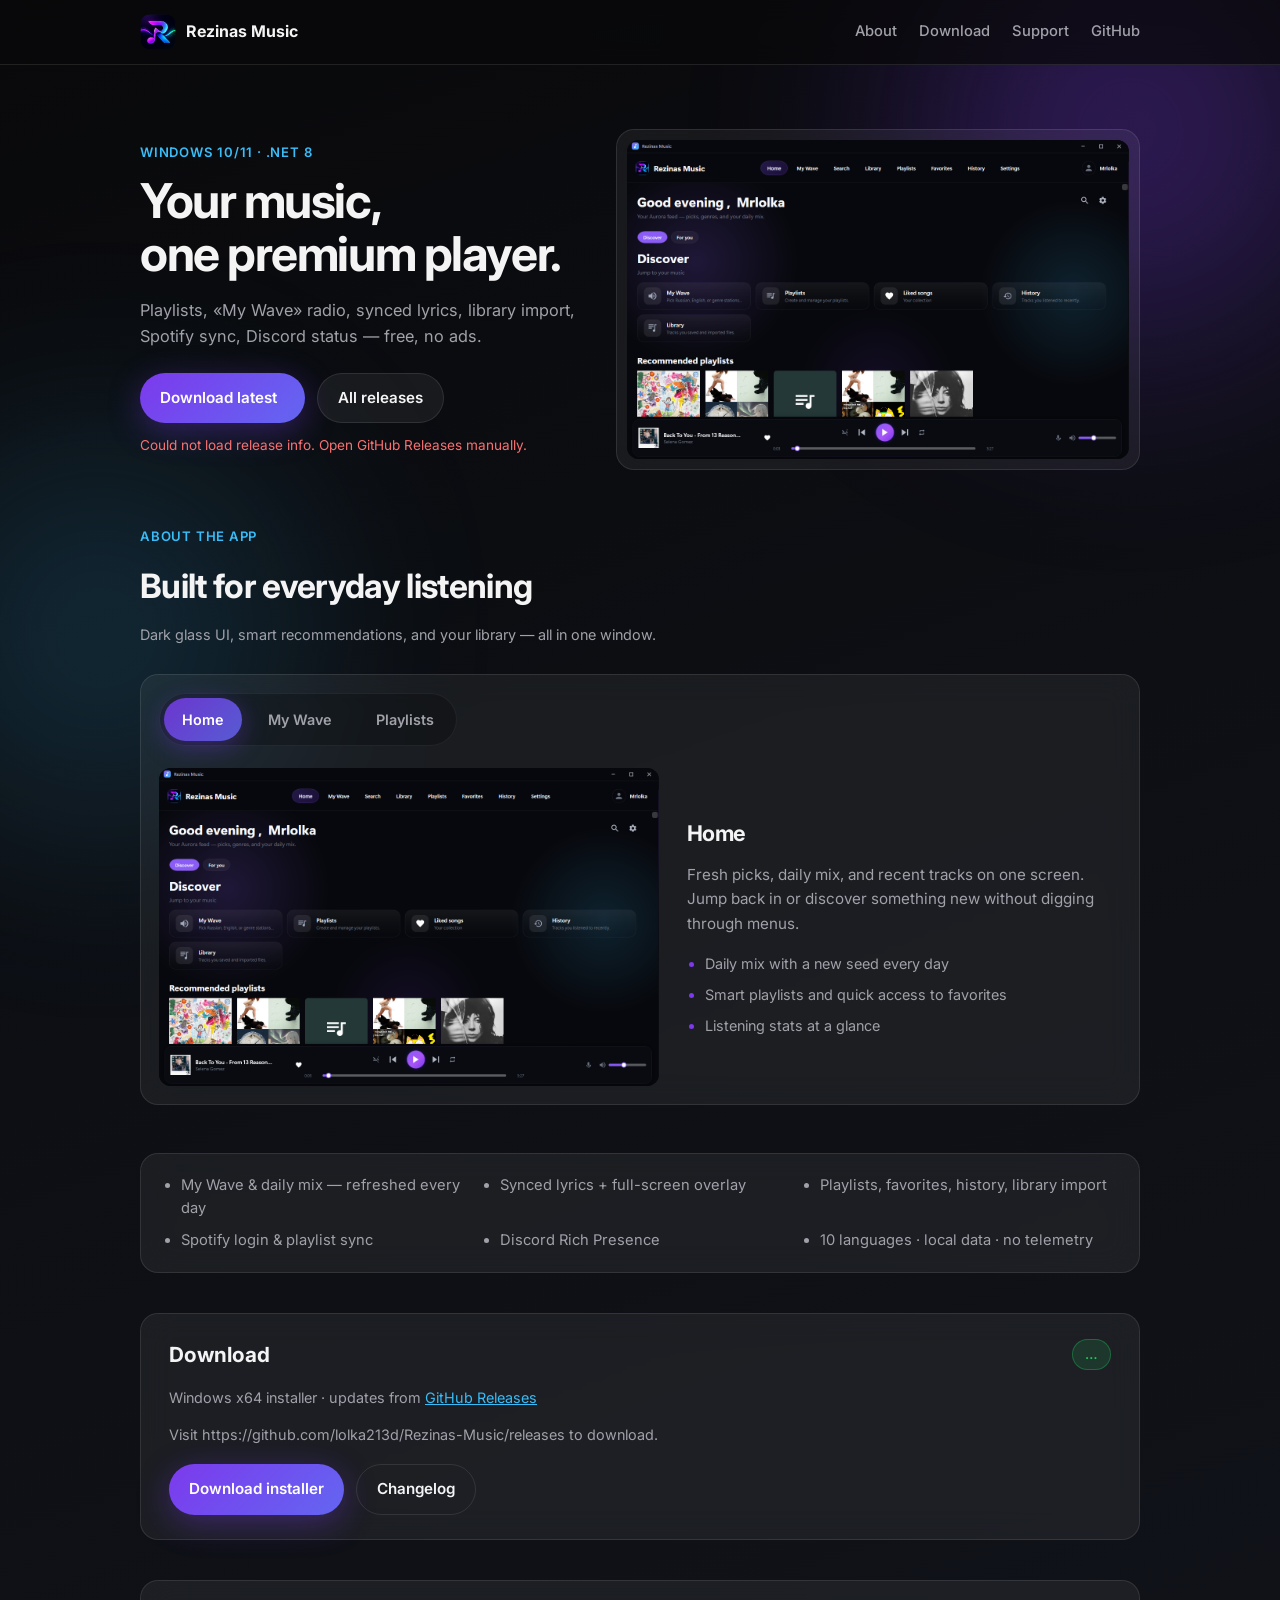
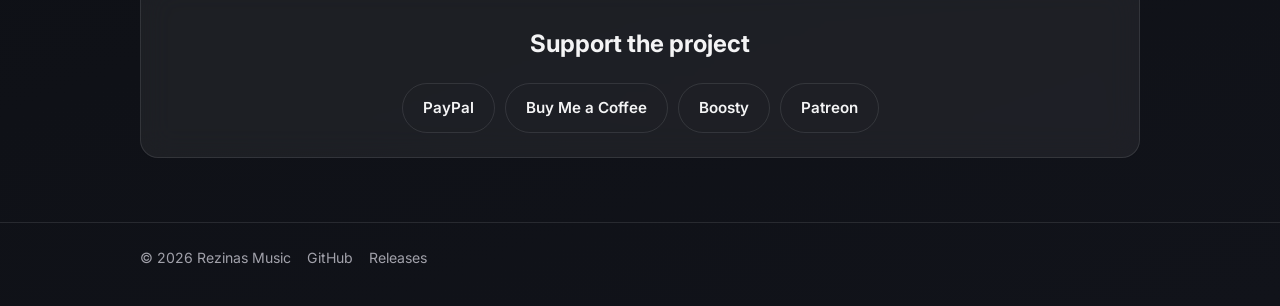
<file: index.html>
<!DOCTYPE html>
<html lang="en">
<head>
  <meta charset="UTF-8" />
  <meta name="viewport" content="width=device-width, initial-scale=1" />
  <title>Rezinas Music — Windows desktop player</title>
  <meta name="description" content="Rezinas Music — dark glass desktop player for Windows. Playlists, My Wave radio, lyrics, Spotify sync." />
  <link rel="icon" href="assets/app-icon.png" type="image/png" />
  <link rel="preconnect" href="https://fonts.googleapis.com" />
  <link rel="preconnect" href="https://fonts.gstatic.com" crossorigin />
  <link href="https://fonts.googleapis.com/css2?family=Inter:wght@400;500;600;700&display=swap" rel="stylesheet" />
  <link rel="stylesheet" href="css/style.css?v=5" />
</head>
<body>
  <div class="bg-glow bg-glow--violet"></div>
  <div class="bg-glow bg-glow--cyan"></div>

  <header class="header">
    <div class="container header__inner">
      <a class="brand" href="#">
        <img src="assets/app-icon.png" alt="" width="36" height="36" class="brand__icon" />
        <span>Rezinas Music</span>
      </a>
      <nav class="nav">
        <a href="#about">About</a>
        <a href="#download">Download</a>
        <a href="#support">Support</a>
        <a href="https://github.com/lolka213d/Rezinas-Music" target="_blank" rel="noopener">GitHub</a>
      </nav>
    </div>
  </header>

  <main>
    <section class="hero container">
      <div class="hero__text">
        <p class="eyebrow">Windows 10/11 · .NET 8</p>
        <h1>Your music,<br />one premium player.</h1>
        <p class="lead">
          Playlists, «My Wave» radio, synced lyrics, library import, Spotify sync,
          Discord status — free, no ads.
        </p>
        <div class="hero__actions">
          <a id="download-btn" class="btn btn--primary" href="#download">
            <span id="download-label">Download latest</span>
            <span id="download-version" class="btn__meta"></span>
          </a>
          <a class="btn btn--ghost" href="https://github.com/lolka213d/Rezinas-Music/releases" target="_blank" rel="noopener">
            All releases
          </a>
        </div>
        <p id="update-status" class="status" aria-live="polite">Checking for updates…</p>
      </div>
      <figure class="hero__shot glass">
        <div class="shot-frame">
          <img src="assets/home.png?v=5" alt="Rezinas Music — home screen" loading="eager" />
        </div>
      </figure>
    </section>

    <section id="about" class="about container">
      <header class="about__head">
        <p class="eyebrow">About the app</p>
        <h2>Built for everyday listening</h2>
        <p class="muted about__lead">Dark glass UI, smart recommendations, and your library — all in one window.</p>
      </header>

      <div class="about__shell glass">
        <div class="about-tabs" role="tablist" aria-label="App screens">
          <button type="button" class="about-tab is-active" role="tab" id="tab-home" aria-selected="true" aria-controls="panel-home" data-tab="home">Home</button>
          <button type="button" class="about-tab" role="tab" id="tab-mywave" aria-selected="false" aria-controls="panel-mywave" data-tab="mywave" tabindex="-1">My Wave</button>
          <button type="button" class="about-tab" role="tab" id="tab-playlists" aria-selected="false" aria-controls="panel-playlists" data-tab="playlists" tabindex="-1">Playlists</button>
        </div>

        <div class="about-panels">
          <article id="panel-home" class="about-panel is-active" role="tabpanel" aria-labelledby="tab-home">
            <figure class="about-panel__shot">
              <div class="shot-frame">
                <img src="assets/home.png?v=5" alt="Home — recommendations and daily mix" loading="lazy" />
              </div>
            </figure>
            <div class="about-panel__copy">
              <h3>Home</h3>
              <p>Fresh picks, daily mix, and recent tracks on one screen. Jump back in or discover something new without digging through menus.</p>
              <ul class="about-points">
                <li>Daily mix with a new seed every day</li>
                <li>Smart playlists and quick access to favorites</li>
                <li>Listening stats at a glance</li>
              </ul>
            </div>
          </article>

          <article id="panel-mywave" class="about-panel" role="tabpanel" aria-labelledby="tab-mywave" hidden>
            <figure class="about-panel__shot">
              <div class="shot-frame">
                <img src="assets/mywave.png" alt="My Wave — personal radio" loading="lazy" />
              </div>
            </figure>
            <div class="about-panel__copy">
              <h3>My Wave</h3>
              <p>Personal radio that learns from what you play. Start the mix and let it run — skip, like, and the queue keeps flowing.</p>
              <ul class="about-points">
                <li>Endless stream tuned to your taste</li>
                <li>One tap from home or the sidebar</li>
                <li>Works alongside your own playlists</li>
              </ul>
            </div>
          </article>

          <article id="panel-playlists" class="about-panel" role="tabpanel" aria-labelledby="tab-playlists" hidden>
            <figure class="about-panel__shot">
              <div class="shot-frame">
                <img src="assets/playlists.png" alt="Playlists — library and collections" loading="lazy" />
              </div>
            </figure>
            <div class="about-panel__copy">
              <h3>Playlists</h3>
              <p>Create collections, sync from Spotify, import your library, and export backups — everything stays on your PC.</p>
              <ul class="about-points">
                <li>Local playlists with drag-and-drop order</li>
                <li>Spotify sync and library import</li>
                <li>Export / import for backup</li>
              </ul>
            </div>
          </article>
        </div>
      </div>
    </section>

    <section id="features" class="features container">
      <ul class="feature-list glass">
        <li>My Wave & daily mix — refreshed every day</li>
        <li>Synced lyrics + full-screen overlay</li>
        <li>Playlists, favorites, history, library import</li>
        <li>Spotify login & playlist sync</li>
        <li>Discord Rich Presence</li>
        <li>10 languages · local data · no telemetry</li>
      </ul>
    </section>

    <section id="download" class="download container">
      <div class="glass panel">
        <div class="panel__head">
          <h2>Download</h2>
          <span id="release-badge" class="badge">…</span>
        </div>
        <p class="muted">Windows x64 installer · updates from <a href="https://github.com/lolka213d/Rezinas-Music/releases" target="_blank" rel="noopener">GitHub Releases</a></p>
        <div id="release-notes" class="release-notes muted">Loading…</div>
        <div class="panel__actions">
          <a id="release-download" class="btn btn--primary" href="#" hidden>Download installer</a>
          <a class="btn btn--outline" href="https://github.com/lolka213d/Rezinas-Music/blob/mine/CHANGELOG.md" target="_blank" rel="noopener">Changelog</a>
        </div>
      </div>
    </section>

    <section id="support" class="support container">
      <div class="glass panel panel--center">
        <h2>Support the project</h2>
        <div class="support-links">
          <a class="btn btn--outline" href="https://www.paypal.com/ncp/payment/PMVP42DTMTBSL" target="_blank" rel="noopener">PayPal</a>
          <a class="btn btn--outline" href="https://buymeacoffee.com/rezinas" target="_blank" rel="noopener">Buy Me a Coffee</a>
          <a class="btn btn--outline" href="https://boosty.to/moonsfh" target="_blank" rel="noopener">Boosty</a>
          <a class="btn btn--outline" href="https://www.patreon.com/rezinas" target="_blank" rel="noopener">Patreon</a>
        </div>
      </div>
    </section>
  </main>

  <footer class="footer">
    <div class="container footer__inner">
      <span>© 2026 Rezinas Music</span>
      <a href="https://github.com/lolka213d/Rezinas-Music">GitHub</a>
      <a href="https://github.com/lolka213d/Rezinas-Music/releases">Releases</a>
    </div>
  </footer>

  <script src="js/app.js?v=5"></script>
</body>
</html>
</file>
<file: css/style.css>
:root {
  --bg: #09090b;
  --bg-2: #0d0f14;
  --glass: rgba(255, 255, 255, 0.06);
  --glass-border: rgba(255, 255, 255, 0.1);
  --text: #f4f4f5;
  --muted: #a1a1aa;
  --green: #22c55e;
  --violet: #7c3aed;
  --cyan: #38bdf8;
  --radius: 18px;
  --ratio-wide: 1280 / 814;
}

*, *::before, *::after { box-sizing: border-box; }

html { scroll-behavior: smooth; }

body {
  margin: 0;
  font-family: Inter, system-ui, -apple-system, Segoe UI, sans-serif;
  background: linear-gradient(160deg, var(--bg), var(--bg-2) 45%, #11131a);
  color: var(--text);
  min-height: 100vh;
  line-height: 1.6;
}

.bg-glow {
  position: fixed;
  border-radius: 50%;
  filter: blur(120px);
  opacity: 0.35;
  pointer-events: none;
  z-index: 0;
}
.bg-glow--violet { width: 420px; height: 420px; background: var(--violet); top: -80px; right: -60px; }
.bg-glow--cyan { width: 360px; height: 360px; background: var(--cyan); bottom: 10%; left: -80px; opacity: 0.2; }

.container { width: min(1000px, calc(100% - 40px)); margin: 0 auto; position: relative; z-index: 1; }

.glass {
  background: var(--glass);
  border: 1px solid var(--glass-border);
  border-radius: var(--radius);
  backdrop-filter: blur(16px);
}

.header {
  position: sticky;
  top: 0;
  z-index: 10;
  backdrop-filter: blur(12px);
  background: rgba(9, 9, 11, 0.72);
  border-bottom: 1px solid var(--glass-border);
}
.header__inner {
  display: flex;
  align-items: center;
  justify-content: space-between;
  padding: 14px 0;
}
.brand {
  display: flex;
  align-items: center;
  gap: 10px;
  color: var(--text);
  text-decoration: none;
  font-weight: 700;
}
.brand__icon { border-radius: 10px; }
.nav { display: flex; gap: 22px; }
.nav a {
  color: var(--muted);
  text-decoration: none;
  font-size: 0.92rem;
  font-weight: 500;
}
.nav a:hover { color: var(--text); }

.shot-frame {
  width: 100%;
  aspect-ratio: var(--ratio-wide);
  overflow: hidden;
  border-radius: 12px;
  background: #0a0a0c;
  line-height: 0;
}
.shot-frame img {
  display: block;
  width: 100%;
  height: 100%;
  object-fit: contain;
  object-position: center top;
}

.hero {
  display: grid;
  grid-template-columns: 1fr 1.2fr;
  gap: 40px;
  align-items: center;
  padding: 64px 0 48px;
}
@media (max-width: 860px) {
  .hero { grid-template-columns: 1fr; }
  .nav { display: none; }
}
.eyebrow {
  color: var(--cyan);
  font-size: 0.82rem;
  font-weight: 600;
  letter-spacing: 0.06em;
  text-transform: uppercase;
  margin: 0 0 12px;
}
.hero h1 {
  font-size: clamp(2rem, 5vw, 3rem);
  line-height: 1.1;
  margin: 0 0 16px;
  letter-spacing: -0.03em;
}
.lead { color: var(--muted); font-size: 1.02rem; max-width: 440px; margin: 0 0 24px; }
.hero__actions { display: flex; flex-wrap: wrap; gap: 12px; margin-bottom: 12px; }
.hero__shot { margin: 0; padding: 10px; min-width: 0; }

.btn {
  display: inline-flex;
  align-items: center;
  gap: 8px;
  padding: 12px 20px;
  border-radius: 999px;
  font-weight: 600;
  font-size: 0.95rem;
  text-decoration: none;
  transition: transform 0.15s;
}
.btn:hover { transform: translateY(-1px); }
.btn--primary {
  background: linear-gradient(135deg, var(--violet), #6366f1);
  color: white;
  box-shadow: 0 8px 32px rgba(124, 58, 237, 0.35);
}
.btn--ghost {
  background: rgba(255, 255, 255, 0.06);
  color: var(--text);
  border: 1px solid var(--glass-border);
}
.btn--outline {
  background: transparent;
  color: var(--text);
  border: 1px solid var(--glass-border);
}
.btn__meta { font-size: 0.78rem; opacity: 0.85; }
.status { font-size: 0.85rem; color: var(--muted); margin: 0; }
.status--ok { color: var(--green); }
.status--err { color: #f87171; }

.features { padding-bottom: 40px; }
.feature-list {
  margin: 0;
  padding: 20px 24px 20px 40px;
  display: grid;
  grid-template-columns: repeat(auto-fit, minmax(260px, 1fr));
  gap: 8px 24px;
  color: var(--muted);
  font-size: 0.92rem;
}
.feature-list li { margin: 0; }

.about { padding: 8px 0 48px; }
.about__head { margin-bottom: 28px; max-width: 560px; }
.about__head h2 {
  margin: 0 0 10px;
  font-size: clamp(1.6rem, 3vw, 2.1rem);
  letter-spacing: -0.02em;
}
.about__lead { margin: 0; }

.about__shell { padding: 18px; overflow: hidden; }

.about-tabs {
  display: flex;
  flex-wrap: wrap;
  gap: 8px;
  padding: 4px;
  margin-bottom: 22px;
  border-radius: 999px;
  background: rgba(0, 0, 0, 0.22);
  border: 1px solid rgba(255, 255, 255, 0.06);
  width: fit-content;
  max-width: 100%;
}
.about-tab {
  appearance: none;
  border: 0;
  background: transparent;
  color: var(--muted);
  font: inherit;
  font-size: 0.9rem;
  font-weight: 600;
  padding: 10px 18px;
  border-radius: 999px;
  cursor: pointer;
  transition: color 0.2s, background 0.2s, box-shadow 0.2s;
}
.about-tab:hover { color: var(--text); }
.about-tab.is-active {
  color: white;
  background: linear-gradient(135deg, rgba(124, 58, 237, 0.85), rgba(99, 102, 241, 0.85));
  box-shadow: 0 6px 24px rgba(124, 58, 237, 0.35);
}

.about-panels { position: relative; }
.about-panel {
  display: none;
  grid-template-columns: 1.15fr 1fr;
  gap: 28px;
  align-items: center;
}
.about-panel.is-active {
  display: grid;
  animation: about-in 0.32s ease;
}
@keyframes about-in {
  from { opacity: 0; transform: translateY(8px); }
  to { opacity: 1; transform: translateY(0); }
}
.about-panel[hidden] { display: none !important; }

.about-panel__shot { margin: 0; min-width: 0; }
.about-panel__copy h3 {
  margin: 0 0 12px;
  font-size: 1.35rem;
  letter-spacing: -0.02em;
}
.about-panel__copy p {
  margin: 0 0 16px;
  color: var(--muted);
  font-size: 0.95rem;
}
.about-points {
  margin: 0;
  padding-left: 18px;
  color: var(--text);
  font-size: 0.9rem;
  display: grid;
  gap: 8px;
}
.about-points li { color: var(--muted); }
.about-points li::marker { color: var(--violet); }

@media (max-width: 860px) {
  .about-panel.is-active { grid-template-columns: 1fr; }
  .about-tabs { width: 100%; justify-content: stretch; }
  .about-tab { flex: 1 1 auto; text-align: center; padding-inline: 12px; }
}

.download { padding-bottom: 40px; }
.panel { padding: 24px 28px; }
.panel--center { text-align: center; }
.panel__head {
  display: flex;
  align-items: center;
  justify-content: space-between;
  gap: 12px;
  margin-bottom: 8px;
  flex-wrap: wrap;
}
.panel__head h2 { margin: 0; font-size: 1.3rem; }
.panel__actions { display: flex; flex-wrap: wrap; gap: 12px; margin-top: 18px; }
.badge {
  background: rgba(34, 197, 94, 0.15);
  color: var(--green);
  border: 1px solid rgba(34, 197, 94, 0.35);
  padding: 4px 12px;
  border-radius: 999px;
  font-size: 0.82rem;
  font-weight: 600;
}
.muted { color: var(--muted); font-size: 0.9rem; }
.muted a { color: var(--cyan); }
.release-notes {
  white-space: pre-wrap;
  font-size: 0.9rem;
  line-height: 1.6;
  max-height: 240px;
  overflow: auto;
  margin-top: 14px;
}

.support { padding-bottom: 64px; }
.support-links {
  display: flex;
  flex-wrap: wrap;
  gap: 10px;
  justify-content: center;
  margin-top: 16px;
}

.footer {
  border-top: 1px solid var(--glass-border);
  padding: 24px 0 36px;
}
.footer__inner {
  display: flex;
  flex-wrap: wrap;
  gap: 16px;
  color: var(--muted);
  font-size: 0.88rem;
}
.footer a { color: var(--muted); text-decoration: none; }
.footer a:hover { color: var(--text); }
</file>
